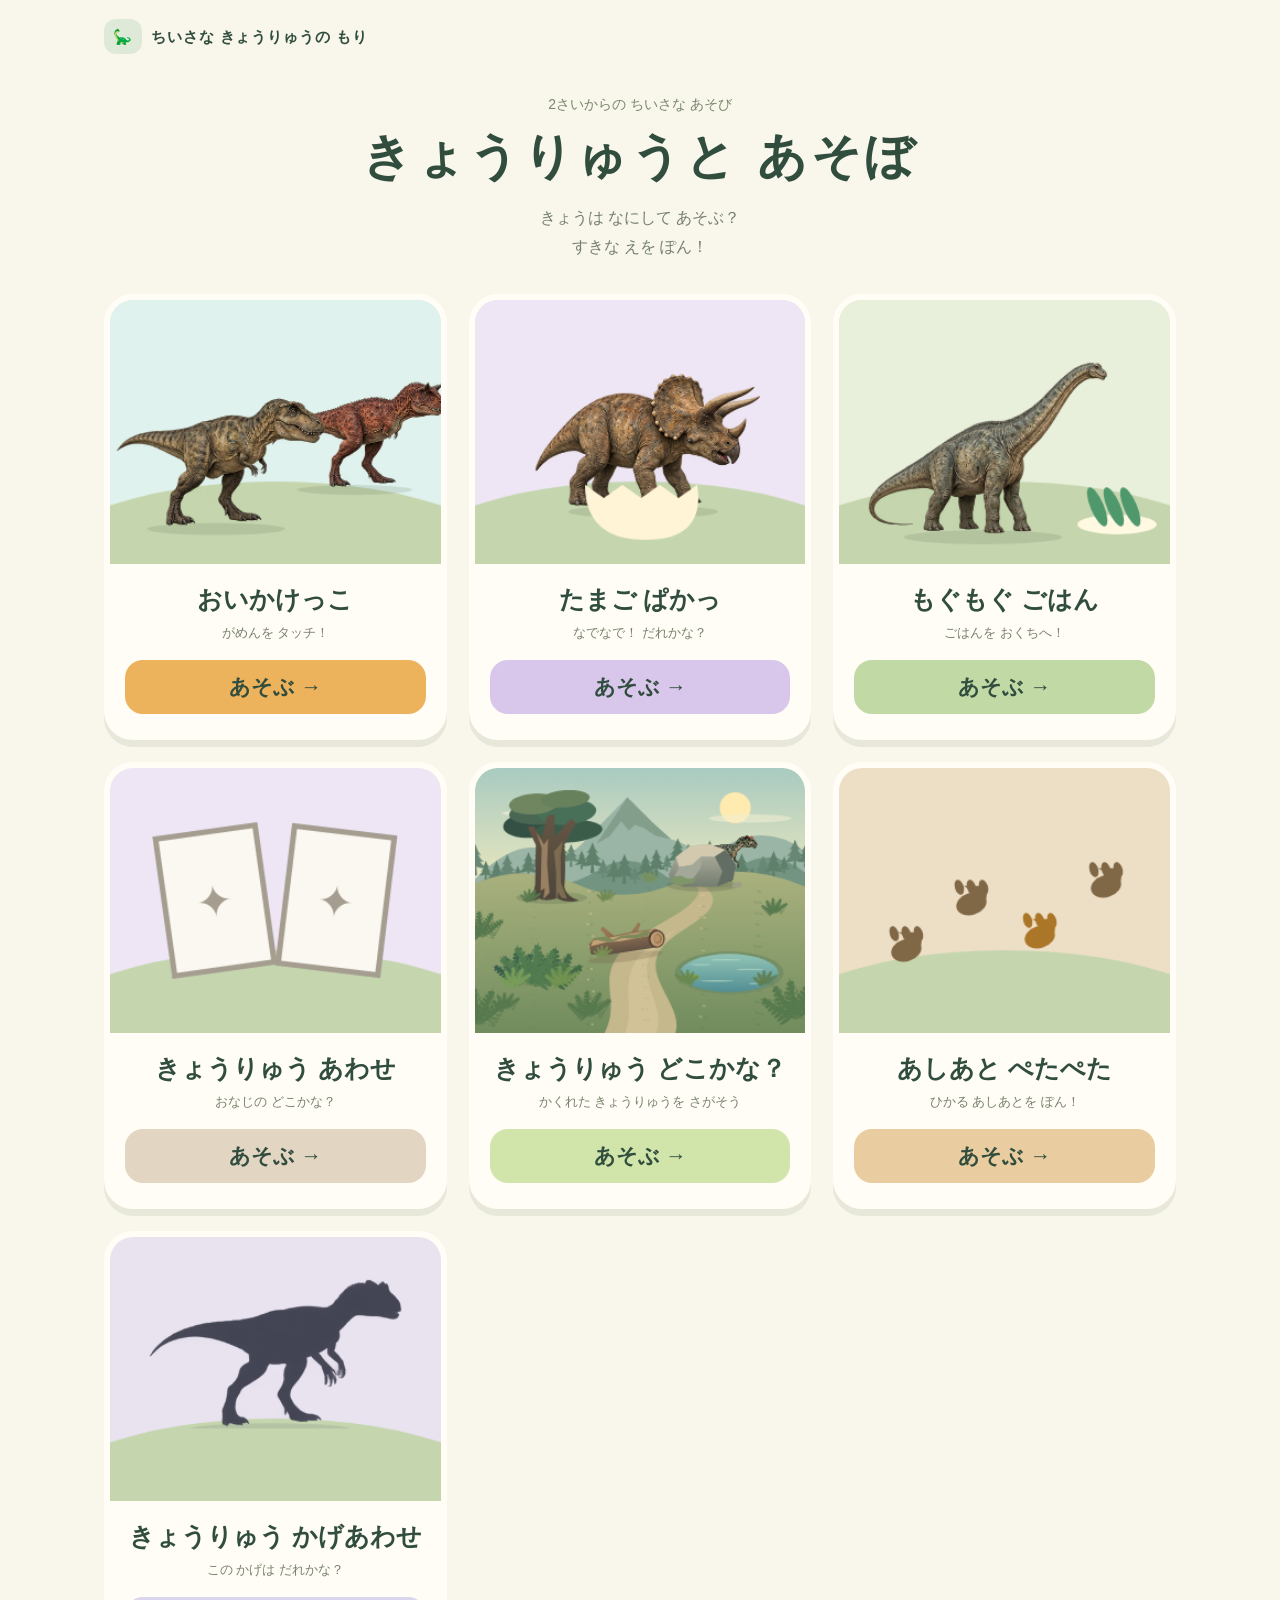
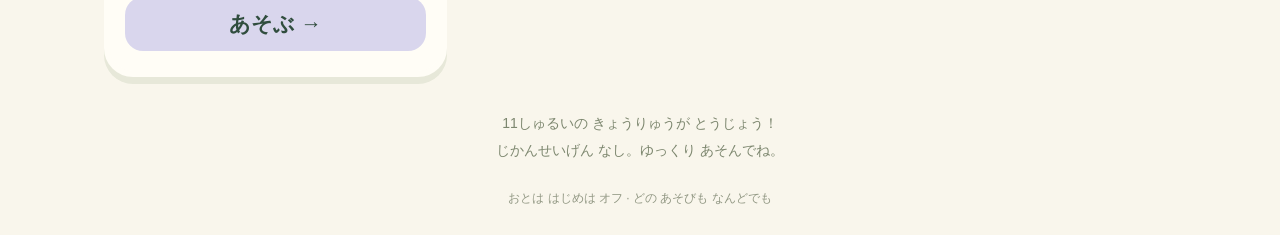
<file: index.html>
<!doctype html>
<html lang="ja">
<head>
<meta charset="utf-8"><meta name="viewport" content="width=device-width,initial-scale=1,viewport-fit=cover"><meta name="theme-color" content="#f9f6ec"><meta name="description" content="2歳から遊べる7つの恐竜ゲーム。おいかけっこ、たまご、ごはん、神経衰弱、絵探し、足あと、影あわせ。"><title>きょうりゅうと あそぼ</title>
<style>
*{box-sizing:border-box}body{margin:0;background:#f9f6ec;color:#304d3e;font-family:ui-rounded,'Hiragino Maru Gothic ProN','Yu Gothic',sans-serif}.app{max-width:1120px;margin:auto;padding:28px 24px}.brand{font-size:15px;font-weight:bold;letter-spacing:.06em}.brand span{background:#deead7;padding:9px;border-radius:12px;margin-right:9px}.eyebrow{text-align:center;font-size:14px;color:#79866a;margin:49px 0 10px}h1{text-align:center;font-size:clamp(30px,5vw,49px);letter-spacing:.08em;margin:0 0 14px}.intro{text-align:center;color:#75806c;line-height:1.8;margin:0 0 32px}.games{display:grid;grid-template-columns:repeat(3,minmax(0,1fr));gap:22px}.card{display:block;border:6px solid #fffdf6;border-radius:29px;background:#fffdf6;color:inherit;text-decoration:none;overflow:hidden;box-shadow:0 7px 0 #e7e8d9;transition:transform .15s;touch-action:manipulation;-webkit-tap-highlight-color:transparent}.card:hover{transform:translateY(-4px)}.card:active{transform:translateY(3px)}.card:focus-visible{outline:4px solid #355fbb;outline-offset:5px}.art{object-fit:contain;width:100%;display:block;aspect-ratio:1.25}.chase .art{background:#dff2ed}.egg .art{background:#eee6f4}.food .art{background:#e8efda}.copy{padding:19px 15px 20px}h2{font-size:clamp(19px,2.3vw,25px);margin:0 0 8px;text-align:center}.copy p{text-align:center;font-size:13px;color:#78816d;margin:0 0 18px}.pill{display:block;margin:auto;border-radius:18px;background:#edb25c;text-align:center;padding:13px;font-size:21px;font-weight:bold}.egg .pill{background:#d8c6eb}.food .pill{background:#c0d9a5}.memory .pill{background:#e2d5c2}.find .pill{background:#d1e4aa}.tracks .pill{background:#e9cc9f}.shadow .pill{background:#d9d6ed}.note{text-align:center;font-size:14px;color:#7d876f;margin:33px 0 0;line-height:1.9}footer{text-align:center;margin-top:27px;font-size:12px;color:#929884}.defs{position:absolute;width:0;height:0;overflow:hidden}@media(max-width:650px){.app{padding:22px 16px}.eyebrow{margin-top:32px}.intro{font-size:14px;margin-bottom:24px}.games{grid-template-columns:1fr;gap:20px;max-width:420px;margin:auto}.card{display:grid;grid-template-columns:40% 60%;align-items:center;border-radius:24px}.art{height:100%;min-height:125px;aspect-ratio:auto}.copy{padding:18px 10px}h2{font-size:21px}.copy p{font-size:12px;margin-bottom:13px}.pill{font-size:19px;padding:11px}.note{font-size:12px}}@media(prefers-reduced-motion:reduce){*{transition:none!important}}
</style></head>
<body>
<main class="app"><header class="brand"><span>🦕</span>ちいさな きょうりゅうの もり</header><p class="eyebrow">2さいからの ちいさな あそび</p><h1>きょうりゅうと あそぼ</h1><p class="intro">きょうは なにして あそぶ？<br>すきな えを ぽん！</p>
<nav class="games" aria-label="7つの恐竜ゲーム">
<a class="card chase" href="chase.html?v=7" aria-label="おいかけっこで あそぶ"><canvas class="art" width="300" height="240" aria-hidden="true"></canvas><div class="copy"><h2>おいかけっこ</h2><p>がめんを タッチ！</p><span class="pill">あそぶ →</span></div></a>
<a class="card egg" href="play.html?game=egg&v=7" aria-label="たまご ぱかっで あそぶ"><canvas class="art" width="300" height="240" aria-hidden="true"></canvas><div class="copy"><h2>たまご ぱかっ</h2><p>なでなで！ だれかな？</p><span class="pill">あそぶ →</span></div></a>
<a class="card food" href="food.html?v=7" aria-label="もぐもぐ ごはんで あそぶ"><canvas class="art" width="300" height="240" aria-hidden="true"></canvas><div class="copy"><h2>もぐもぐ ごはん</h2><p>ごはんを おくちへ！</p><span class="pill">あそぶ →</span></div></a>
<a class="card memory" href="memory.html?v=7" aria-label="きょうりゅう あわせで あそぶ"><canvas class="art" width="300" height="240" aria-hidden="true"></canvas><div class="copy"><h2>きょうりゅう あわせ</h2><p>おなじの どこかな？</p><span class="pill">あそぶ →</span></div></a>
<a class="card find" href="find.html?v=8" aria-label="きょうりゅう どこかな？で あそぶ"><canvas class="art" width="300" height="240" aria-hidden="true"></canvas><div class="copy"><h2>きょうりゅう どこかな？</h2><p>かくれた きょうりゅうを さがそう</p><span class="pill">あそぶ →</span></div></a>
<a class="card tracks" href="explore.html?game=tracks&amp;v=7" aria-label="あしあと ぺたぺたで あそぶ"><canvas class="art" width="300" height="240" aria-hidden="true"></canvas><div class="copy"><h2>あしあと ぺたぺた</h2><p>ひかる あしあとを ぽん！</p><span class="pill">あそぶ →</span></div></a>
<a class="card shadow" href="explore.html?game=shadow&amp;v=7" aria-label="きょうりゅう かげあわせで あそぶ"><canvas class="art" width="300" height="240" aria-hidden="true"></canvas><div class="copy"><h2>きょうりゅう かげあわせ</h2><p>この かげは だれかな？</p><span class="pill">あそぶ →</span></div></a>
</nav><p class="note">11しゅるいの きょうりゅうが とうじょう！<br>じかんせいげん なし。ゆっくり あそんでね。</p><footer>おとは はじめは オフ · どの あそびも なんどでも</footer></main><script src="wildlife-cg-v3.js"></script><script src="jurassic-v8.js"></script><script>
const illustrations=document.querySelectorAll('canvas.art');
function renderMenu(){illustrations.forEach((canvas,i)=>{const ctx=canvas.getContext('2d');ctx.fillStyle=['#dff2ed','#eee6f4','#e8efda','#eee6f4','#e4eed0','#eddfc6','#e9e3ef'][i];ctx.fillRect(0,0,300,240);ctx.fillStyle='#c5d6af';ctx.beginPath();ctx.ellipse(150,255,230,90,0,0,Math.PI*2);ctx.fill();if(i>=3){drawNewTile(ctx,i);return}if(i===0){Dinos.draw(ctx,225,170,.65,Dinos.species[2]);Dinos.draw(ctx,100,205,.78,Dinos.species[0])}else if(i===1){Dinos.draw(ctx,157,189,.85,Dinos.species[8]);ctx.fillStyle='#fff4d6';ctx.beginPath();ctx.moveTo(100,168);for(let j=0;j<7;j++)ctx.lineTo(100+j*17,168+(j%2?12:0));ctx.quadraticCurveTo(210,218,155,218);ctx.quadraticCurveTo(100,218,100,168);ctx.fill()}else{Dinos.draw(ctx,135,212,.9,Dinos.species[10]);ctx.fillStyle='#fff9e2';ctx.beginPath();ctx.ellipse(252,204,36,9,0,0,Math.PI*2);ctx.fill();ctx.fillStyle='#4f986b';for(let j=0;j<3;j++){ctx.beginPath();ctx.ellipse(234+j*15,188,6,19,-.4,0,Math.PI*2);ctx.fill()}}});}
function drawNewTile(ctx, index) {
  if(index===3){
    for(const [x,angle] of [[95,-.14],[205,.12]]){
      ctx.save();ctx.translate(x,120);ctx.rotate(angle);
      ctx.fillStyle='#a59d90';ctx.fillRect(-48,-65,96,130);
      ctx.fillStyle='#faf8f0';ctx.fillRect(-43,-60,86,120);
      ctx.fillStyle='#a59d90';ctx.font='40px sans-serif';ctx.textAlign='center';ctx.fillText('✦',0,15);
      ctx.restore();
    }
    return;
  }
  if(index===4){
    ctx.save();
    const scale=ctx.canvas.width/Jurassic.width;
    ctx.scale(scale,scale);
    Jurassic.paint(ctx,ctx.canvas.height/scale,{spot:Jurassic.spots[1],species:Dinos.species[1]});
    ctx.restore();
    return;
  }
  if(index===5){
    for(const [x,y] of [[61,165],[120,123],[182,153],[242,107]]){
      ctx.fillStyle=x===182?'#ac7629':'#806745';
      ctx.beginPath();ctx.ellipse(x,y,14,10,-.3,0,Math.PI*2);
      for(const dx of [-11,0,11])ctx.ellipse(x+dx,y-15,4,7,-.3,0,Math.PI*2);
      ctx.fill();
    }
    return;
  }
  const shadow=document.createElement('canvas');
  shadow.width=300;shadow.height=240;
  const shade=shadow.getContext('2d');
  Dinos.draw(shade,150,172,.95,Dinos.species[1]);
  shade.clearRect(0,174,300,66);
  shade.globalCompositeOperation='source-in';
  shade.fillStyle='#414252';shade.fillRect(0,0,300,240);
  ctx.drawImage(shadow,0,0);
}
renderMenu();Dinos.ready.then(renderMenu);
</script></body></html>
</file>
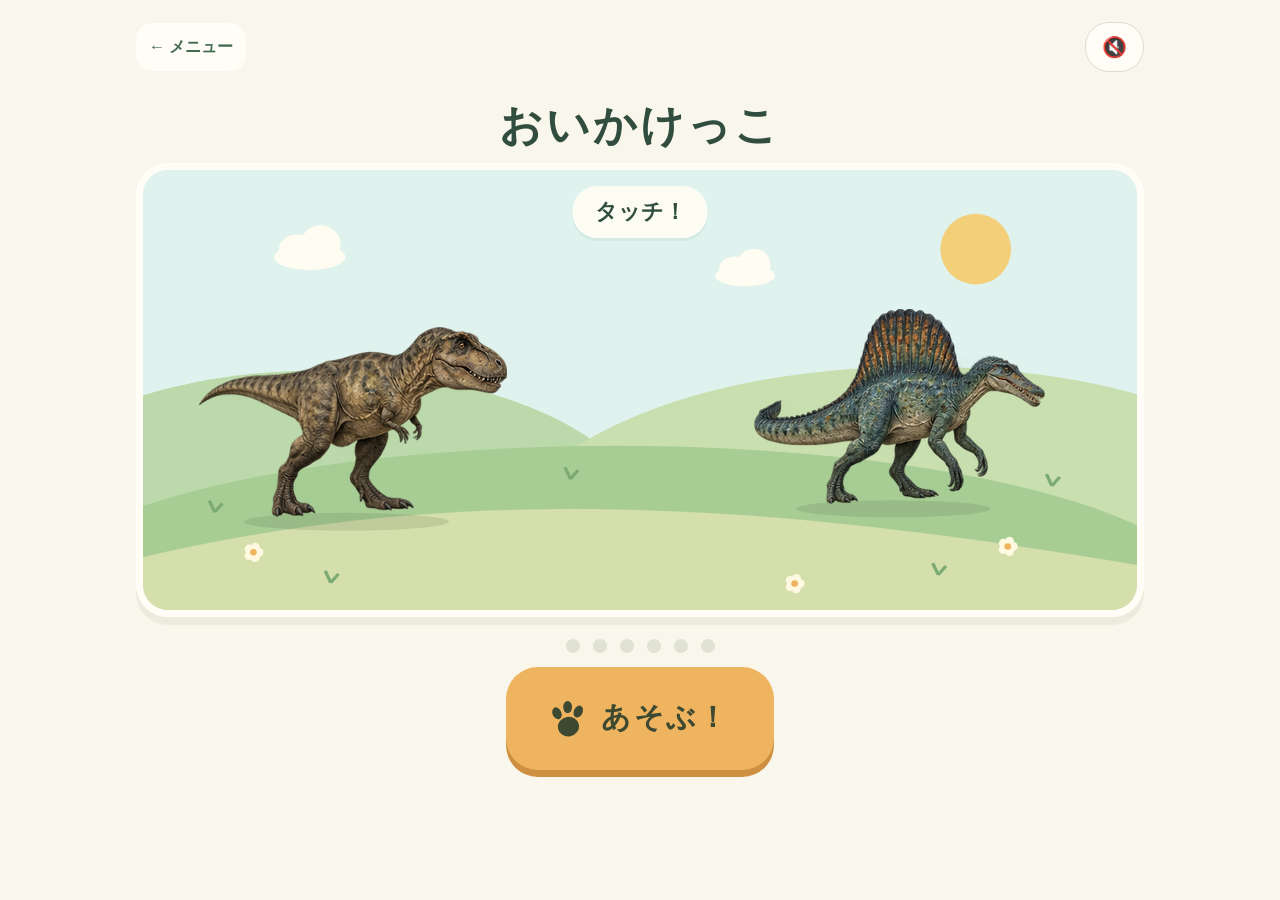
<file: chase.html>
<!doctype html>
<html lang="ja">
<head>
<meta charset="utf-8">
<meta name="viewport" content="width=device-width,initial-scale=1,viewport-fit=cover">
<meta name="theme-color" content="#f9f6ec">
<meta name="description" content="大きなボタンをぽん！2歳から遊べる、やさしい恐竜の追いかけっこ。時間制限もゲームオーバーもありません。">
<title>きょうりゅう おいかけっこ</title>
<style>
*{box-sizing:border-box}[hidden]{display:none!important}body{margin:0;background:#f9f6ec;color:#304d3e;font-family:ui-rounded,'Hiragino Maru Gothic ProN','Yu Gothic',sans-serif}button{font:inherit;cursor:pointer;-webkit-tap-highlight-color:transparent;touch-action:manipulation}button:focus-visible{outline:4px solid #355fbb;outline-offset:5px}.app{max-width:1060px;margin:auto;padding:22px 26px 18px}header{display:flex;align-items:center;justify-content:space-between;gap:10px}.sound{border:1px solid #d9dfcf;background:#fffdf6;border-radius:24px;padding:12px 16px;font-size:14px;color:#425d46;min-height:48px}h1{font-size:clamp(26px,5vw,43px);letter-spacing:.07em;text-align:center;margin:23px 0 8px;line-height:1.4}.world{position:relative;border:7px solid #fffdf6;border-radius:32px;overflow:hidden;background:#dff2ed;box-shadow:0 8px 0 #ececde}canvas{display:block;width:100%;aspect-ratio:1.9;max-height:min(440px,65svh)}.status{position:absolute;left:50%;top:16px;transform:translateX(-50%);border-radius:25px;background:#fffdf3ef;padding:11px 22px;white-space:nowrap;font-weight:800;font-size:clamp(16px,3vw,23px);box-shadow:0 3px 0 #385b3910}.progress{display:flex;justify-content:center;gap:13px;margin:22px 0 14px}.dot{width:14px;height:14px;background:#e0e2d3;border-radius:50%;transition:background .2s,transform .2s}.dot.on{background:#eeab55;transform:scale(1.13)}.controls{text-align:center}.go{min-height:103px;min-width:260px;max-width:100%;padding:13px 44px;border:0;border-radius:32px;background:#efb45f;color:#3e4931;box-shadow:0 7px 0 #cd9041;font-size:29px;font-weight:900;letter-spacing:.08em;transition:transform .1s,box-shadow .1s}.go:active{transform:translateY(5px);box-shadow:0 2px 0 #cd9041}.go svg{width:37px;height:39px;vertical-align:middle;margin-right:14px}.restart{display:block;margin:15px auto 0;background:none;border:0;color:#78836c;text-decoration:underline;padding:10px;font-size:13px}@media(max-width:600px){.app{padding:16px 12px}.sound{font-size:12px;padding:10px}h1{margin-top:23px}canvas{aspect-ratio:1.15}.world{border-width:5px;border-radius:25px}.status{top:14px;padding:10px 15px}.go{width:90%;min-height:106px;padding:13px 18px;font-size:24px;letter-spacing:.02em;white-space:nowrap}}@media(prefers-reduced-motion:reduce){*{transition:none!important}}
@media(max-height:500px) and (orientation:landscape){.app{padding-block:8px}h1{font-size:24px;margin:4px 0}.game-nav a,.sound{min-height:38px;padding-block:4px}.progress{margin:14px 0 8px}.go{min-height:54px;padding-block:4px;font-size:22px}.go svg{width:26px;height:26px}.restart{margin-top:6px}}

.game-nav a{display:inline-flex;align-items:center;min-height:48px;padding:8px 13px;border-radius:16px;background:#fffdf6;color:#426a50;text-decoration:none;font-weight:bold}.sound{font-size:20px!important}.go:disabled{background:#c7d6b9;color:#4d674a;box-shadow:0 7px 0 #a3b395;cursor:default}.status{width:max-content;max-width:95%;white-space:normal;text-align:center;font-size:clamp(15px,2.6vw,22px)}.egg-scene{touch-action:none;cursor:grab}.egg-scene:active{cursor:grabbing}.pet-guide{position:absolute;top:48%;left:50%;pointer-events:none;text-align:center;animation:stroke-hand 2.3s ease-in-out infinite;color:#5c6141;font-weight:bold;text-shadow:0 1px #fff}.pet-guide span{display:block;font-size:47px;filter:drop-shadow(0 2px 2px #6d604b30)}.pet-guide small{background:#fff9e6e8;border-radius:18px;padding:7px 13px;white-space:nowrap;display:block}.pet-guide[hidden]{display:none!important}@keyframes stroke-hand{0%,100%{transform:translate(-85%,-8%) rotate(-13deg)}50%{transform:translate(-5%,8%) rotate(8deg)}}@media(max-width:600px){.pet-guide span{font-size:40px}}@media(prefers-reduced-motion:reduce){.pet-guide{animation:none;transform:translate(-50%,-10%)}}
.world,.world *{-webkit-tap-highlight-color:transparent;-webkit-user-select:none;user-select:none;-webkit-touch-callout:none}.world canvas:focus:not(:focus-visible){outline:none}.world canvas:focus-visible{outline:3px solid #71905b;outline-offset:-5px}</style>
<link rel="stylesheet" href="clear-v5.css"></head>
<body>
<main class="app">
<header class="game-nav"><a href="./?v=7">← メニュー</a><button class="sound" id="sound" aria-label="おと" aria-pressed="false">🔇</button></header><h1>おいかけっこ</h1>
<section class="world" aria-label="緑の恐竜が黄色い恐竜を追いかける草原"><canvas id="scene" aria-label="にこにこした恐竜のおともだち"></canvas><div class="status" id="status" role="status" aria-live="polite">タッチ！</div></section>

<div class="progress" aria-label="お友だちに近づくほど足あとが増えます" id="progress"></div>
<div class="controls"><button class="go" id="go"><svg viewBox="0 0 40 44" aria-hidden="true"><g fill="currentColor"><ellipse cx="20" cy="30" rx="12" ry="11" transform="rotate(-10 20 30)"/><ellipse cx="7" cy="15" rx="5" ry="7" transform="rotate(-25 7 15)"/><ellipse cx="19" cy="8" rx="5" ry="7"/><ellipse cx="31" cy="13" rx="5" ry="7" transform="rotate(25 31 13)"/></g></svg><span id="label">あそぶ！</span></button><button class="restart" id="restart" hidden>はじめから</button></div>

</main>
<script src="clear-v5.js?v=7"></script><script src="scene-layout-v5.js"></script><script src="wildlife-cg-v3.js"></script>
<script>
'use strict';
const canvas=document.querySelector('#scene'),ctx=canvas.getContext('2d'),go=document.querySelector('#go'),label=document.querySelector('#label'),statusText=document.querySelector('#status'),restart=document.querySelector('#restart'),sound=document.querySelector('#sound');
let animal=Dinos.pick(),partner=Dinos.pick(animal);
function chooseAnimals(){animal=Dinos.pick(animal);partner=Dinos.pick(animal)}
// One tap per second closes the gap; two taps per second catches in about 5 seconds.
const START_GAP=365,MAX_GAP=440,TAP_DISTANCE=48,ESCAPE_SPEED=24;
let state='ready',gap=START_GAP,runDistance=0,position=0,target=0,last=0,bounce=0,soundOn=false,audio;
const reduced=matchMedia('(prefers-reduced-motion: reduce)').matches;
const dots=Array.from({length:6},()=>{let d=document.createElement('span');d.className='dot';document.querySelector('#progress').append(d);return d});
function tone(win=false){if(!soundOn)return;try{audio=audio||new(window.AudioContext||window.webkitAudioContext)();audio.resume();(win?[523,659,784]:[392,523]).forEach((f,i)=>{let o=audio.createOscillator(),g=audio.createGain(),t=audio.currentTime+i*.12;o.type='sine';o.frequency.value=f;g.gain.setValueAtTime(0,t);g.gain.linearRampToValueAtTime(.075,t+.02);g.gain.exponentialRampToValueAtTime(.001,t+.24);o.connect(g);g.connect(audio.destination);o.start(t);o.stop(t+.25)})}catch{}}
sound.onclick=()=>{soundOn=!soundOn;sound.textContent=soundOn?'🔊':'🔇';sound.setAttribute('aria-pressed',String(soundOn));if(soundOn)tone()};
function updateProgress(){const progress=Math.max(0,Math.min(1,1-gap/START_GAP));dots.forEach((d,i)=>d.classList.toggle('on',state==='won'||i<Math.floor(progress*6)));document.querySelector('#progress').setAttribute('aria-label',state==='won'?'お友だちに追いつきました':`お友だちへの近づき度 ${Math.round(progress*100)}パーセント`)}
function reset(){ClearEffect.hide();chooseAnimals();go.disabled=false;canvas.setAttribute('aria-label',animal.name+'が'+partner.name+'を追いかけます。画面をタッチすると進みます');state='ready';gap=START_GAP;runDistance=0;target=0;position=0;bounce=0;last=performance.now();label.textContent='あそぶ！';statusText.textContent='タッチ！';restart.hidden=true;updateProgress();draw(0)}
function start(){reset();state='playing';label.textContent='ぽん！';statusText.textContent='ぽんぽん！';restart.hidden=false;tone()}
restart.onclick=reset;
function chaseTap(){if(state==='won')return;if(state==='ready'){start();return}gap=Math.max(0,gap-TAP_DISTANCE);target=1-gap/START_GAP;bounce=1;tone(gap===0);if(gap===0){state='won';ClearEffect.show(()=>start());go.disabled=true;label.textContent='タッチ！';statusText.textContent='つかまえた！';}else{statusText.textContent=gap<150?'あとすこし！':'ぽんぽん！'}updateProgress()};
go.onclick=chaseTap;
const chaseWorld=document.querySelector('.world');chaseWorld.style.touchAction='manipulation';chaseWorld.style.cursor='pointer';canvas.tabIndex=0;canvas.setAttribute('aria-label','恐竜の画面をタッチして追いかけよう。Enterまたはスペースでも進めます。');
chaseWorld.addEventListener('pointerdown',e=>{if(e.button!==0||state==='won')return;e.preventDefault();chaseTap()});
canvas.addEventListener('keydown',e=>{if(e.key===' '||e.key==='Enter'){e.preventDefault();chaseTap()}});
function ellipse(x,y,rx,ry,c){ctx.fillStyle=c;ctx.beginPath();ctx.ellipse(x,y,rx,ry,0,0,Math.PI*2);ctx.fill()}
function path(points,c){ctx.fillStyle=c;ctx.beginPath();points.forEach((p,i)=>i?ctx.lineTo(...p):ctx.moveTo(...p));ctx.closePath();ctx.fill()}
function cloud(x,y,s){SceneLayout.at(ctx,x,y,s,()=>{ellipse(0,0,36,13,'#fffdf2');ellipse(-12,-8,19,15,'#fffdf2');ellipse(11,-13,20,19,'#fffdf2')})}
function dino(x,y,s,color,belly,walk,friend=false){Dinos.draw(ctx,x,y,s,friend?partner:animal,walk)}
function draw(t){const w=canvas.clientWidth,h=canvas.clientHeight,dpr=Math.min(devicePixelRatio||1,2);if(canvas.width!==Math.round(w*dpr)||canvas.height!==Math.round(h*dpr)){canvas.width=Math.round(w*dpr);canvas.height=Math.round(h*dpr)}ctx.setTransform(dpr,0,0,dpr,0,0);ctx.clearRect(0,0,w,h);const sx=w/900,sy=h/450;ctx.save();ctx.scale(sx,sy);ctx.fillStyle='#dff2ed';ctx.fillRect(0,0,900,450);SceneLayout.at(ctx,754,81,1,()=>ellipse(0,0,32,32,'#f4cf79'));cloud(151,89,.9);cloud(545,108,.75);ellipse(160,370,300,165,'#bbd9ab');ellipse(702,383,370,182,'#c9dfaf');ellipse(428,440,540,158,'#a7cd95');ctx.fillStyle='#d5dfac';ctx.beginPath();ctx.moveTo(0,396);ctx.bezierCurveTo(280,322,550,337,900,404);ctx.lineTo(900,450);ctx.lineTo(0,450);ctx.fill();
for(const [x,y] of [[65,350],[823,323],[170,422],[720,414],[387,316]]){ctx.strokeStyle='#7caa74';ctx.lineWidth=3;ctx.beginPath();ctx.moveTo(x,y);ctx.lineTo(x-5,y-12);ctx.moveTo(x,y);ctx.lineTo(x+7,y-9);ctx.stroke()}for(const [x,y] of [[100,391],[783,385],[590,423]]){SceneLayout.at(ctx,x,y,1,()=>{for(let i=0;i<5;i++)ellipse(Math.cos(i*1.26)*5,Math.sin(i*1.26)*5,4,4,'#fff9e2');ellipse(0,0,3,3,'#efb45f')})}
const bob=reduced?0:Math.sin(t/330)*2;
const runnerX=685+Math.min(runDistance*.3,65);
if([animal,partner].some(a=>a.type==='marine'||a.type==='croc')){ellipse(460,364,490,48,'#7db8c77a');ctx.strokeStyle='#d8edf2';ctx.lineWidth=2;for(let i=0;i<6;i++){ctx.beginPath();ctx.ellipse(110+i*145,366,48,5,0,0,Math.PI);ctx.stroke()}}
if(state==='playing'&&!reduced){ctx.strokeStyle='#b3bf90';ctx.lineWidth=5;ctx.lineCap='round';for(let i=0;i<8;i++){const x=((i*140-runDistance)%1120+1120)%1120-110;ctx.beginPath();ctx.moveTo(x,390);ctx.lineTo(x+22,390);ctx.stroke()}}
dino(runnerX,340,1.1,'#e9b960','#f7d995',state==='playing'&&!reduced?Math.abs(Math.sin(t/100))*9:bob,true);
dino(runnerX-130-(1-position)*START_GAP,353,1.16,'#69ac89','#a5d2a1',reduced?0:Math.sin(t/70)*bounce*10+bob);
if(state==='won'){ctx.fillStyle='#e58e85';ctx.font='38px sans-serif';SceneLayout.at(ctx,610,211,1,()=>ctx.fillText('♥',0,0));for(let i=0;i<12;i++){let x=100+i*63,y=130+Math.sin(i*2)*55;SceneLayout.at(ctx,x,y,1,()=>{ctx.rotate(i);ctx.fillStyle=['#ecb159','#e89797','#78b59a'][i%3];ctx.fillRect(-4,-4,8,12)})}}ctx.restore()}
function frame(t){let dt=Math.min((t-last)||16,100);last=t;if(state==='playing'&&!document.hidden){const distance=ESCAPE_SPEED*dt/1000;runDistance+=distance;gap=Math.min(MAX_GAP,gap+distance);target=1-gap/START_GAP;updateProgress()}position+=(target-position)*(reduced?1:Math.min(1,dt/110));bounce=Math.max(0,bounce-dt/500);draw(t);requestAnimationFrame(frame)}
document.addEventListener('visibilitychange',()=>{last=performance.now();if(document.hidden&&audio)audio.suspend();else if(audio&&soundOn)audio.resume()});reset();requestAnimationFrame(frame);
</script>
</body>
</html>
</file>
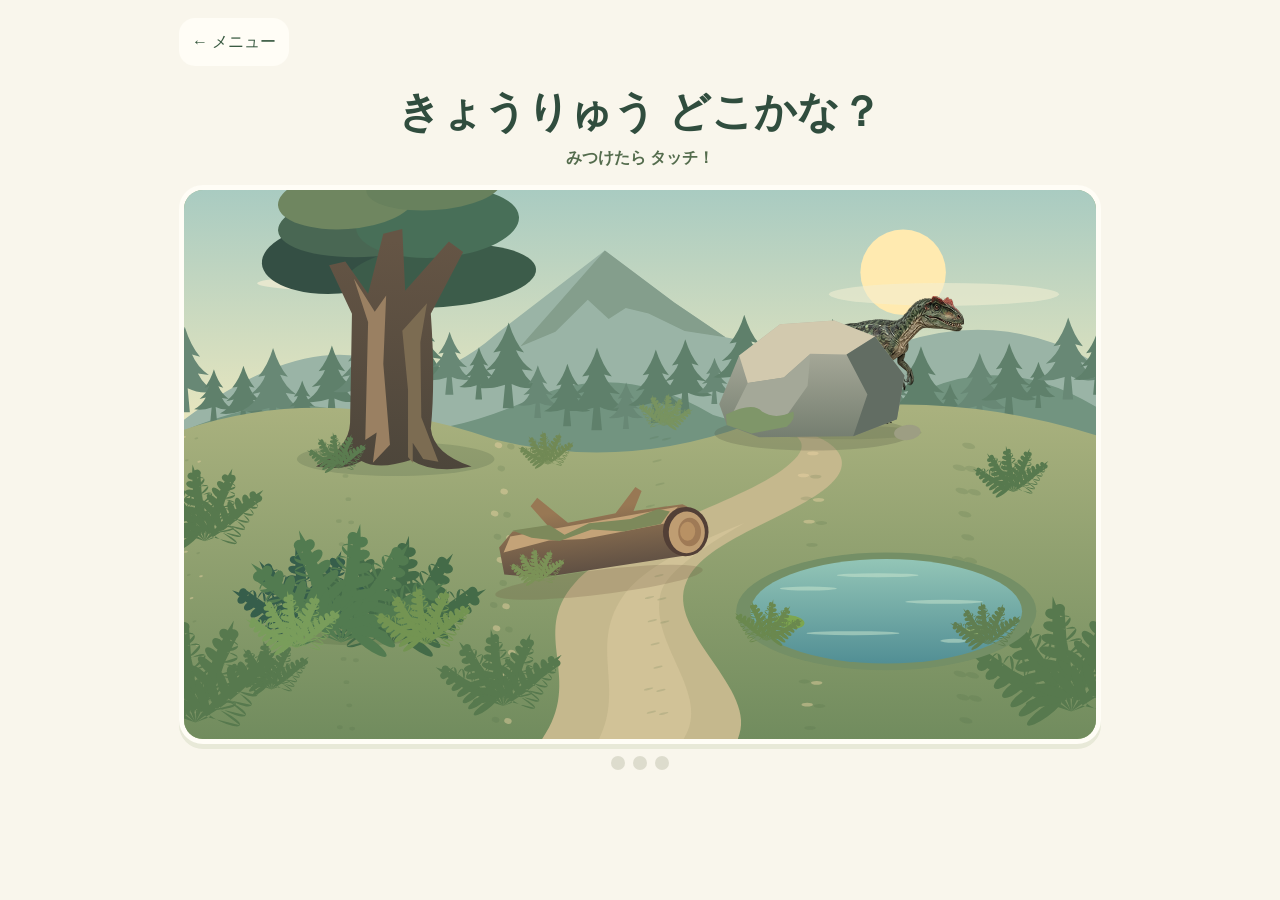
<file: explore.html>
<!doctype html>
<html lang="ja">
<head>
  <meta charset="utf-8">
  <meta name="viewport" content="width=device-width,initial-scale=1">
  <meta name="theme-color" content="#f9f6ec">
  <title>きょうりゅうと あそぼ</title>
  <link rel="stylesheet" href="clear-v5.css">
  <link rel="stylesheet" href="explore-v6.css?v=7">
  <script defer src="wildlife-cg-v3.js"></script>
  <script defer src="clear-v5.js?v=7"></script>
  <script defer src="explore-v6.js?v=8"></script>
</head>
<body>
  <main class="app">
    <header><a href="./?v=7">← メニュー</a></header>
    <h1 id="title">きょうりゅうと あそぼ</h1>
    <p id="hint" class="hint"></p>
    <section id="stage" aria-label="あそぶ ところ">
      <div id="clue" hidden></div>
      <div id="choices"></div>
    </section>
    <p id="feedback" class="feedback" role="status"></p>
    <div id="progress" class="progress" aria-label="すすみぐあい"></div>
  </main>
</body>
</html>
</file>
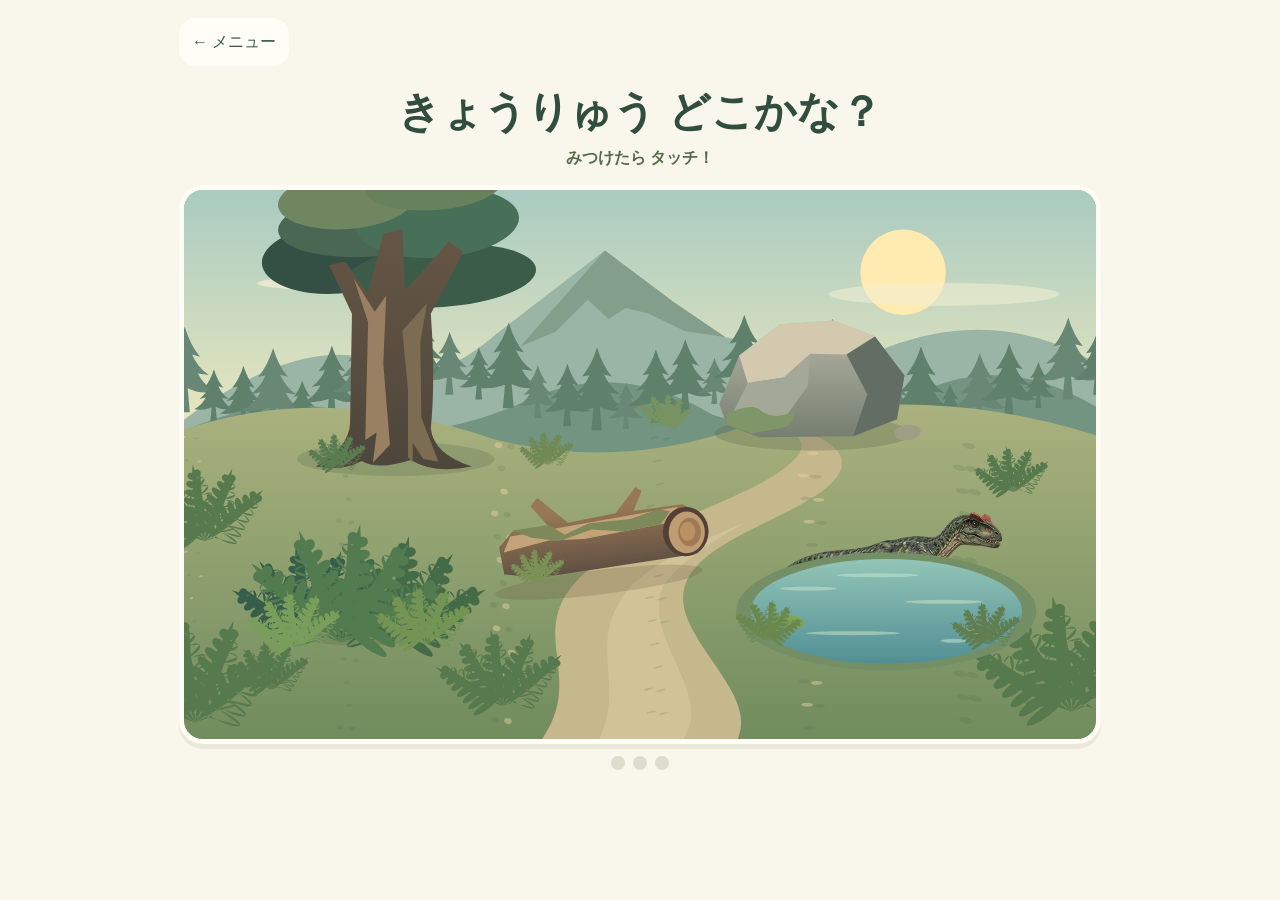
<file: find.html>
<!doctype html>
<html lang="ja">
<head>
  <meta charset="utf-8">
  <meta name="viewport" content="width=device-width, initial-scale=1">
  <meta name="theme-color" content="#f9f6ec">
  <title>きょうりゅう どこかな？</title>
  <link rel="stylesheet" href="clear-v5.css">
  <link rel="stylesheet" href="explore-v6.css?v=7">
  <link rel="stylesheet" href="find-v8.css">
  <script defer src="wildlife-cg-v3.js"></script>
  <script defer src="clear-v5.js?v=7"></script>
  <script defer src="jurassic-v8.js"></script>
  <script defer src="find-v8.js"></script>
</head>
<body class="find-page">
  <main class="app">
    <header><a href="./?v=8">← メニュー</a></header>
    <h1>きょうりゅう どこかな？</h1>
    <p class="hint">みつけたら タッチ！</p>
    <section id="field" aria-label="ジュラ紀の かくれんぼ">
      <canvas id="jurassic" aria-hidden="true"></canvas>
      <div id="spots"></div>
      <div id="peek" hidden aria-hidden="true"></div>
      <span id="ripple" hidden aria-hidden="true"></span>
    </section>
    <p id="feedback" class="feedback" role="status"></p>
    <div id="progress" class="progress" aria-label="すすみぐあい"></div>
  </main>
</body>
</html>
</file>
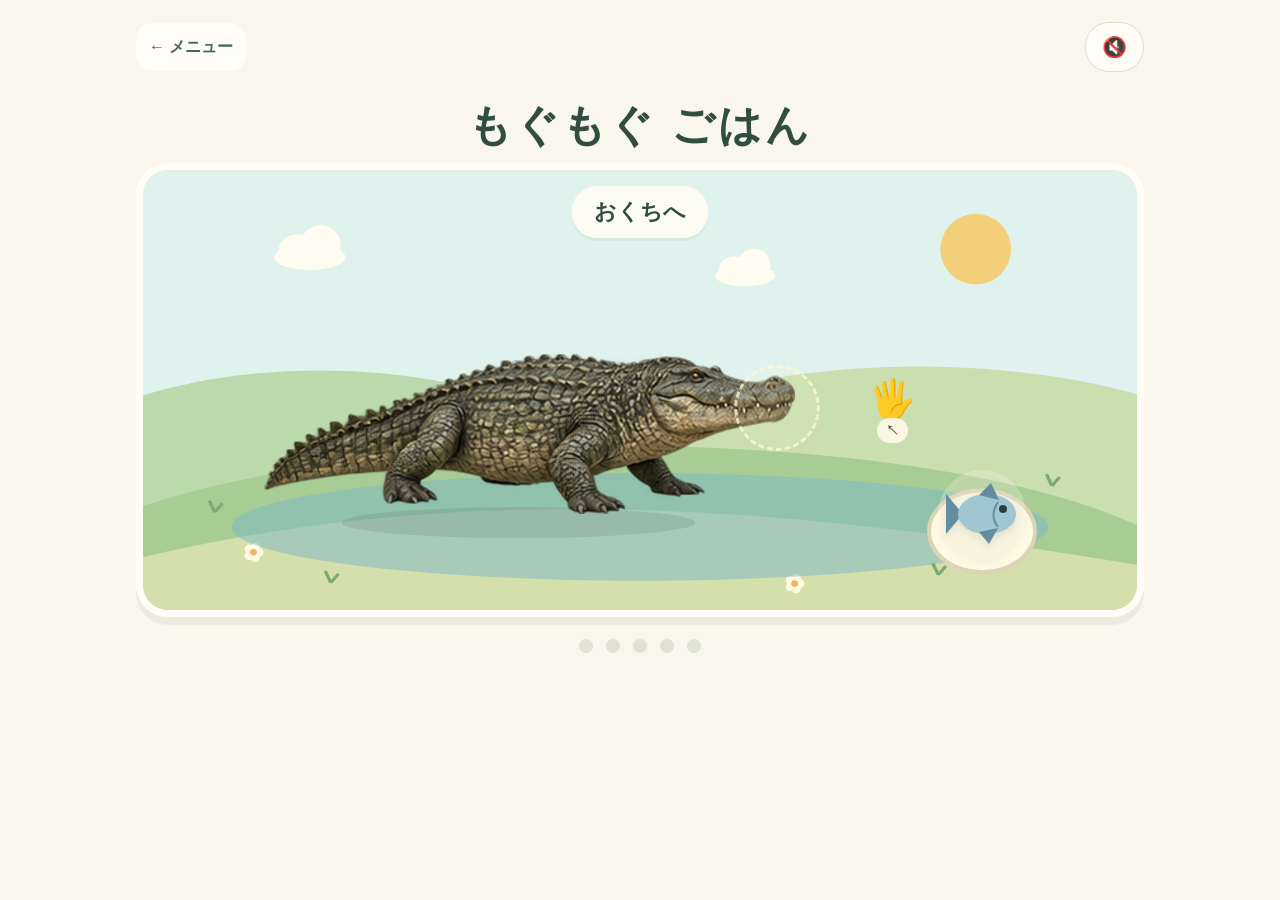
<file: food.html>
<!doctype html>
<html lang="ja">
<head>
<meta charset="utf-8">
<meta name="viewport" content="width=device-width,initial-scale=1,viewport-fit=cover">
<meta name="theme-color" content="#f9f6ec">
<meta name="description" content="恐竜の卵をなでて孵したり、恐竜にごはんをあげたり。2歳からのやさしい恐竜ゲーム。">
<title>きょうりゅうと あそぼ</title>
<style>
*{box-sizing:border-box}[hidden]{display:none!important}body{margin:0;background:#f9f6ec;color:#304d3e;font-family:ui-rounded,'Hiragino Maru Gothic ProN','Yu Gothic',sans-serif}button{font:inherit;cursor:pointer;-webkit-tap-highlight-color:transparent;touch-action:manipulation}button:focus-visible{outline:4px solid #355fbb;outline-offset:5px}.app{max-width:1060px;margin:auto;padding:22px 26px 18px}header{display:flex;align-items:center;justify-content:space-between;gap:10px}.sound{border:1px solid #d9dfcf;background:#fffdf6;border-radius:24px;padding:12px 16px;font-size:14px;color:#425d46;min-height:48px}h1{font-size:clamp(26px,5vw,43px);letter-spacing:.07em;text-align:center;margin:23px 0 8px;line-height:1.4}.world{position:relative;border:7px solid #fffdf6;border-radius:32px;overflow:hidden;background:#dff2ed;box-shadow:0 8px 0 #ececde}canvas{display:block;width:100%;aspect-ratio:1.9;max-height:min(440px,65svh)}.status{position:absolute;left:50%;top:16px;transform:translateX(-50%);border-radius:25px;background:#fffdf3ef;padding:11px 22px;white-space:nowrap;font-weight:800;font-size:clamp(16px,3vw,23px);box-shadow:0 3px 0 #385b3910}.progress{display:flex;justify-content:center;gap:13px;margin:22px 0 14px}.dot{width:14px;height:14px;background:#e0e2d3;border-radius:50%;transition:background .2s,transform .2s}.dot.on{background:#eeab55;transform:scale(1.13)}.controls{text-align:center}.go{min-height:103px;min-width:260px;max-width:100%;padding:13px 44px;border:0;border-radius:32px;background:#efb45f;color:#3e4931;box-shadow:0 7px 0 #cd9041;font-size:29px;font-weight:900;letter-spacing:.08em;transition:transform .1s,box-shadow .1s}.go:active{transform:translateY(5px);box-shadow:0 2px 0 #cd9041}.go svg{width:37px;height:39px;vertical-align:middle;margin-right:14px}.restart{display:block;margin:15px auto 0;background:none;border:0;color:#78836c;text-decoration:underline;padding:10px;font-size:13px}@media(max-width:600px){.app{padding:16px 12px}.sound{font-size:12px;padding:10px}h1{margin-top:23px}canvas{aspect-ratio:1.15}.world{border-width:5px;border-radius:25px}.status{top:14px;padding:10px 15px}.go{width:90%;min-height:106px;padding:13px 18px;font-size:24px;letter-spacing:.02em;white-space:nowrap}}@media(prefers-reduced-motion:reduce){*{transition:none!important}}
@media(max-height:500px) and (orientation:landscape){.app{padding-block:8px}h1{font-size:24px;margin:4px 0}.game-nav a,.sound{min-height:38px;padding-block:4px}.progress{margin:14px 0 8px}.go{min-height:54px;padding-block:4px;font-size:22px}.go svg{width:26px;height:26px}.restart{margin-top:6px}}

.game-nav a{display:inline-flex;align-items:center;min-height:48px;padding:8px 13px;border-radius:16px;background:#fffdf6;color:#426a50;text-decoration:none;font-weight:bold}.sound{font-size:20px!important}.go:disabled{background:#c7d6b9;color:#4d674a;box-shadow:0 7px 0 #a3b395;cursor:default}.status{width:max-content;max-width:95%;white-space:normal;text-align:center;font-size:clamp(15px,2.6vw,22px)}.egg-scene{touch-action:none;cursor:grab}.egg-scene:active{cursor:grabbing}.pet-guide{position:absolute;top:48%;left:50%;pointer-events:none;text-align:center;animation:stroke-hand 2.3s ease-in-out infinite;color:#5c6141;font-weight:bold;text-shadow:0 1px #fff}.pet-guide span{display:block;font-size:47px;filter:drop-shadow(0 2px 2px #6d604b30)}.pet-guide small{background:#fff9e6e8;border-radius:18px;padding:7px 13px;white-space:nowrap;display:block}.pet-guide[hidden]{display:none!important}@keyframes stroke-hand{0%,100%{transform:translate(-85%,-8%) rotate(-13deg)}50%{transform:translate(-5%,8%) rotate(8deg)}}@media(max-width:600px){.pet-guide span{font-size:40px}}@media(prefers-reduced-motion:reduce){.pet-guide{animation:none;transform:translate(-50%,-10%)}}

.food-tray{position:absolute;left:84.4%;top:78.2%;transform:translate(-50%,-30%);width:110px;height:86px;background:#fff9e6;border:4px solid #ddd4b5;border-radius:50%;color:#7a765b;font-size:13px;text-align:center;padding-top:62px;pointer-events:none}.food-item{position:absolute;left:84.4%;top:78.2%;transform:translate(-50%,-50%);width:88px;height:88px;border:0;border-radius:50%;background:#fff9e944;touch-action:none;cursor:grab;z-index:4;filter:drop-shadow(0 5px 3px #46502d30);padding:4px;user-select:none;-webkit-user-select:none}.food-item svg{width:100%;height:100%;pointer-events:none}.food-item.dragging{cursor:grabbing;scale:1.12;background:#fff9e9aa}.food-item:focus-visible{outline:4px solid #355fbb}.mouth-target{position:absolute;width:86px;height:86px;transform:translate(-50%,-50%);border:3px dashed #fff9d5bb;border-radius:50%;background:#fff9d51a;pointer-events:none;transition:background .15s;z-index:2}.mouth-target span{position:absolute;left:50%;bottom:100%;transform:translateX(-50%);font-size:13px;white-space:nowrap;color:#49613b;background:#fff9e6e0;border-radius:12px;padding:4px 9px}.mouth-target.near,.mouth-target.chewing{background:#f2ca6f80;border-color:#fff9d5}.mouth-target.chewing{animation:mouth-munch .18s ease-in-out 3 alternate}.drag-guide{position:absolute;left:73%;top:47%;pointer-events:none;z-index:5;text-align:center;animation:bring-food 2.5s ease-in-out infinite}.drag-guide span{font-size:38px;display:block}.drag-guide small{background:#fff9e6ef;border-radius:14px;padding:5px 9px;white-space:nowrap;font-weight:bold;color:#566346}@keyframes bring-food{0%,15%,100%{transform:translate(0,35px);opacity:1}65%,85%{transform:translate(-65px,-20px);opacity:.55}}@keyframes mouth-munch{to{scale:1.12}}@media(prefers-reduced-motion:reduce){.drag-guide,.mouth-target.chewing{animation:none}}@media(max-width:600px){.food-item{width:74px;height:74px}.food-tray{width:85px;height:70px;padding-top:48px}.mouth-target{width:74px;height:74px}.drag-guide{left:67%;top:49%}.drag-guide span{font-size:33px}}
.world,.world *{-webkit-tap-highlight-color:transparent;-webkit-user-select:none;user-select:none;-webkit-touch-callout:none}.world canvas:focus:not(:focus-visible){outline:none}.world canvas:focus-visible{outline:3px solid #71905b;outline-offset:-5px}</style>
<link rel="stylesheet" href="clear-v5.css"></head>
<body>
<main class="app">
<header class="game-nav"><a href="./?v=7">← メニュー</a><button class="sound" id="sound" aria-label="おと" aria-pressed="false">🔇</button></header><h1>きょうりゅうと あそぼ</h1>
<section class="world" aria-label="緑の恐竜が黄色い恐竜を追いかける草原"><canvas id="scene" aria-label="にこにこした恐竜のおともだち"></canvas><div class="status" id="status" role="status" aria-live="polite"></div></section>

<div class="progress" aria-label="6歩でお友だちに追いつきます" id="progress"></div>
<div class="controls"><button class="go" id="go"><svg viewBox="0 0 40 44" aria-hidden="true"><g fill="currentColor"><ellipse cx="20" cy="30" rx="12" ry="11" transform="rotate(-10 20 30)"/><ellipse cx="7" cy="15" rx="5" ry="7" transform="rotate(-25 7 15)"/><ellipse cx="19" cy="8" rx="5" ry="7"/><ellipse cx="31" cy="13" rx="5" ry="7" transform="rotate(25 31 13)"/></g></svg><span id="label">あそぶ！</span></button><button class="restart" id="restart" hidden>はじめから</button></div>

</main>
<script src="clear-v5.js?v=7"></script><script src="scene-layout-v5.js"></script><script src="wildlife-cg-v3.js"></script>
<script src="play-cg-v3.js?v=7"></script>
</body>
</html>
</file>
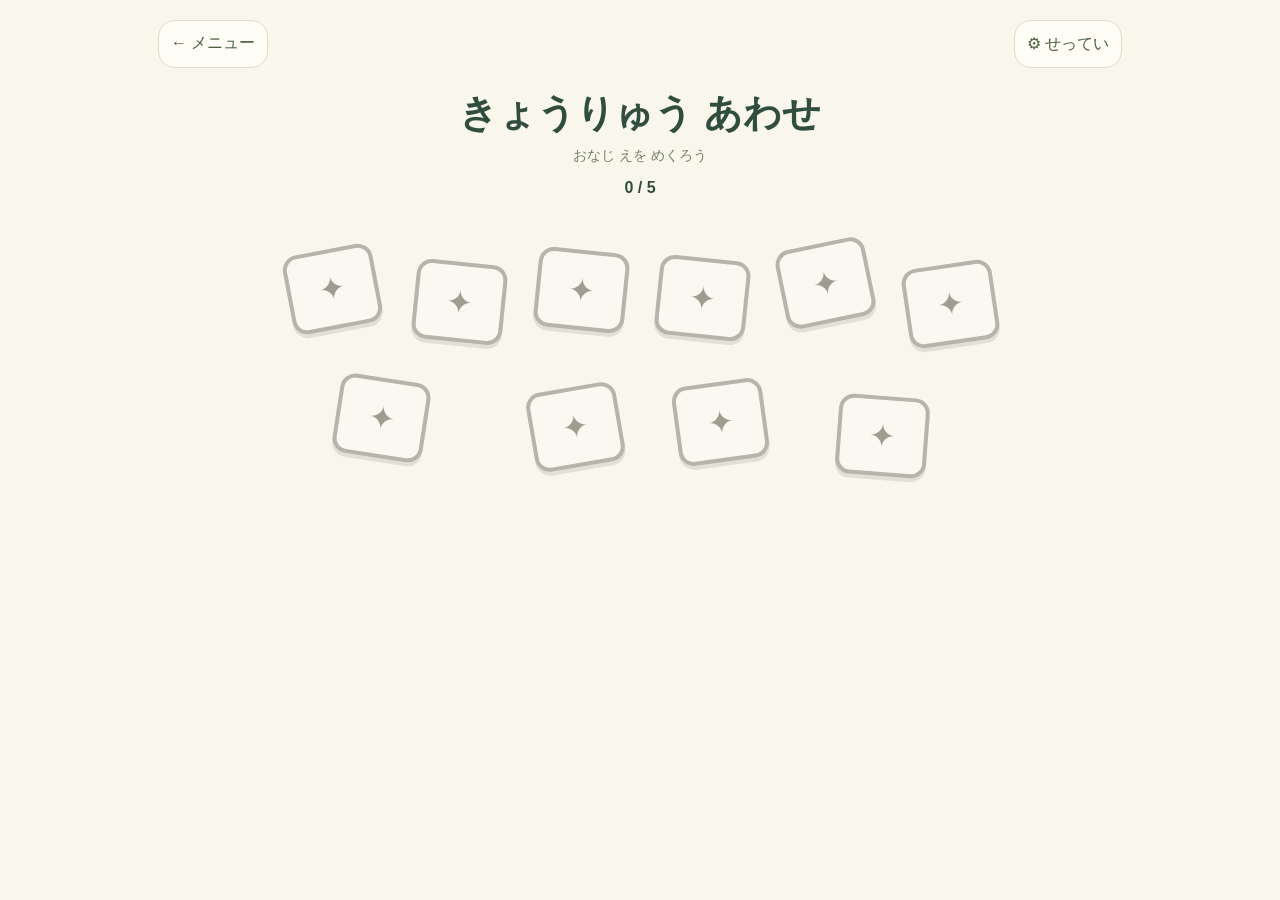
<file: memory.html>
<!doctype html><html lang="ja"><head><meta charset="utf-8"><meta name="viewport" content="width=device-width,initial-scale=1"><meta name="theme-color" content="#f9f6ec"><title>きょうりゅう あわせ | しんけいすいじゃく</title><link rel="stylesheet" href="clear-v5.css"><style>
*{box-sizing:border-box}body{margin:0;background:#f9f6ec;color:#304d3e;font-family:ui-rounded,'Hiragino Maru Gothic ProN','Yu Gothic',sans-serif}button,a,select{-webkit-tap-highlight-color:transparent;touch-action:manipulation;font:inherit}button:focus-visible,a:focus-visible,select:focus-visible{outline:4px solid #71905b;outline-offset:3px}[hidden]{display:none!important}.app{max-width:1000px;margin:auto;padding:20px 18px}header{display:flex;justify-content:space-between;align-items:center;gap:8px}header a,header button{border:1px solid #d7dfc8;background:#fffdf6;color:#45613d;padding:12px;border-radius:17px;text-decoration:none;min-height:48px}h1{text-align:center;font-size:clamp(25px,5vw,38px);margin:20px 0 8px}.intro{text-align:center;color:#76806a;font-size:14px;margin:0 0 14px}.status{text-align:center;font-weight:bold;min-height:30px;margin:12px 0}.board{position:relative;max-width:760px;margin:auto;overflow:clip}.memory-card{position:absolute;border:4px solid #b7b4a9;border-radius:15px;background:#faf8f0;transform:rotate(var(--angle));padding:3px;box-shadow:0 4px 0 #304d3e20;cursor:pointer;overflow:hidden;user-select:none;transition:transform .15s}.memory-card:active{transform:rotate(var(--angle)) scale(.96)}.memory-card .back{position:absolute;inset:0;display:grid;place-items:center;font-size:clamp(19px,3.5vw,32px);line-height:1;color:#a09c90}.memory-card.revealed{border-color:var(--edge);background:var(--tint)}.memory-card canvas{width:100%;height:100%;object-fit:contain;display:block;visibility:hidden}.memory-card.revealed .back,.memory-card.matched .back{display:none}.memory-card.revealed canvas,.memory-card.matched canvas{visibility:visible}.memory-card.matched{box-shadow:0 0 0 3px #91b873;cursor:default}.memory-card.matched:after{content:'✓';position:absolute;right:4px;top:0;color:#466e3f;font-weight:bold;background:#fff9e6;border-radius:50%;width:20px;height:20px;text-align:center}.settings{max-width:430px;margin:18px auto;padding:20px;background:#fffdf6;border:2px solid #d8dfca;border-radius:22px}.settings label{display:flex;align-items:center;justify-content:space-between;gap:12px;font-weight:bold}.settings select{padding:12px;border:2px solid #91a17f;border-radius:12px;background:white;max-width:70%}.settings button{width:100%;margin-top:12px;border:0;border-radius:16px;padding:15px;background:#e9b45e;color:#3e4931;font-weight:bold;cursor:pointer}@media(max-height:500px) and (orientation:landscape){.app{padding:10px 18px}h1{font-size:23px;margin:5px 0}.intro{margin:2px}.status{margin:5px 0;min-height:22px}.board{max-width:800px}.memory-card{border-radius:13px}}@media(prefers-reduced-motion:reduce){*{transition:none!important}}
</style></head><body><main class="app"><header><a href="./?v=7">← メニュー</a><button id="settings-toggle" aria-expanded="false" aria-controls="settings">⚙ せってい</button></header><h1>きょうりゅう あわせ</h1><p class="intro">おなじ えを めくろう</p><section class="settings" id="settings" hidden><label for="pairs">カードの かず<select id="pairs"><option value="2">2ペア（4まい）</option><option value="3">3ペア（6まい）</option><option value="4">4ペア（8まい）</option><option value="5" selected>5ペア（10まい）</option><option value="6">6ペア（12まい）</option><option value="8">8ペア（16まい）</option><option value="10">10ペア（20まい）</option><option value="11">11ペア（22まい）</option></select></label><button id="apply">はじめる</button></section><p class="status" id="status" role="status" aria-live="polite"></p><div class="board" id="board" aria-label="恐竜の神経衰弱カード"></div></main><script src="wildlife-cg-v3.js"></script><script src="clear-v5.js?v=7"></script><script src="memory-v5.js?v=7"></script></body></html>
</file>
<file: clear-v5.css>
.clear-effect{position:fixed;inset:0;z-index:1000;background:#284c3f80;backdrop-filter:blur(4px);display:grid;place-items:center;padding:18px;overflow:auto;-webkit-tap-highlight-color:transparent;touch-action:manipulation}.clear-next{position:relative;width:min(440px,92vw);border:7px solid #fff9e6;border-radius:38px;background:#fff6d8;color:#37553b;padding:24px 16px;box-shadow:0 12px 0 #31463240;cursor:pointer;font:inherit;text-align:center;animation:clear-pop .45s ease-out;touch-action:manipulation;-webkit-tap-highlight-color:transparent}.clear-next:disabled{cursor:default}.clear-next:focus-visible{outline:4px solid #81b878;outline-offset:5px}.clear-next strong{display:block;font-size:clamp(32px,7vw,54px);line-height:1.35}.clear-stars{display:block;font-size:45px;margin-bottom:8px}.clear-instruction{display:block;margin-top:18px;background:#e7b665;border-radius:18px;padding:14px 8px;font-size:clamp(14px,3.5vw,20px);font-weight:bold}.clear-confetti{position:absolute;inset:0;overflow:hidden;pointer-events:none}.clear-confetti i{position:absolute;top:-30px;left:var(--x);width:12px;height:21px;border-radius:3px;animation:clear-fall 2.5s var(--delay) ease-in infinite}@keyframes clear-fall{to{transform:translateY(110vh) rotate(var(--turn))}}@keyframes clear-pop{from{transform:scale(.65);opacity:0}to{transform:scale(1);opacity:1}}@media(max-height:480px){.clear-next{padding:12px 18px;display:grid;grid-template-columns:auto auto;gap:4px 18px;align-items:center}.clear-stars{font-size:36px}.clear-next strong{font-size:32px}.clear-instruction{grid-column:1/-1;margin-top:4px;padding:10px}.clear-confetti i{width:9px;height:14px}}@media(prefers-reduced-motion:reduce){.clear-next,.clear-confetti i{animation:none}.clear-confetti i{top:var(--x);transform:rotate(var(--turn))}}
</file>
<file: explore-v6.css>
* { box-sizing: border-box; }
[hidden] { display: none !important; }
body {
  margin: 0;
  background: #f9f6ec;
  color: #304d3e;
  font-family: ui-rounded, 'Hiragino Maru Gothic ProN', 'Yu Gothic', sans-serif;
}
.app { max-width: 850px; margin: auto; padding: 18px clamp(12px, 4vw, 34px); }
header a {
  display: inline-flex; align-items: center; min-height: 48px; padding: 8px 13px;
  color: #385940; background: #fffdf6; border-radius: 16px; text-decoration: none;
}
h1, .hint, .feedback { text-align: center; }
h1 { margin: 18px 0 8px; font-size: clamp(26px, 5vw, 42px); }
.hint { margin: 0 0 16px; color: #546c4d; font-weight: bold; }
#stage {
  display: grid; gap: 14px; border: 5px solid #fffdf6; border-radius: 27px;
  padding: clamp(8px, 2vw, 20px); background: #e3edda;
}
#clue {
  display: grid; justify-items: center; gap: 2px; width: min(245px, 100%);
  margin-inline: auto; padding: 6px 10px; border-radius: 15px; background: #fffdf6;
  color: #486040; font-size: 14px; font-weight: bold;
}
#clue canvas { width: 100%; height: min(112px, 24svh); object-fit: contain; }
#choices { display: grid; grid-template-columns: repeat(3, minmax(0, 1fr)); gap: clamp(6px, 2vw, 15px); }
.choice, a { -webkit-tap-highlight-color: transparent; touch-action: manipulation; }
.choice {
  min-width: 0; min-height: 65px; aspect-ratio: 1.18; padding: 5px;
  position: relative; border: 2px solid #c9d8b7; border-radius: 18px; cursor: pointer;
  background: #fffdf5; color: #456346; box-shadow: 0 4px 0 #48694227; font: inherit;
}
.choice:active:not(:disabled) { transform: translateY(3px); }
.choice:focus-visible, header a:focus-visible { outline: 3px solid #426a43; outline-offset: 3px; }
.choice canvas { display: block; width: 100%; height: 100%; object-fit: contain; pointer-events: none; }
.choice.correct { border-color: #5d965c; background: #c9e3bb; }
.choice.try-again { border-color: #dd9a49; }
.marker {
  position: absolute; right: 4px; top: 4px; display: grid; place-items: center;
  width: 24px; height: 24px; border-radius: 50%; background: #fffdf5; font-weight: bold;
}
.feedback { position: absolute; width: 1px; height: 1px; overflow: hidden; clip-path: inset(50%); }
.progress { margin-top: 12px; display: flex; justify-content: center; gap: 8px; }
.progress span { width: 14px; height: 14px; background: #dddccd; border-radius: 50%; }
.progress .done { background: #628852; }
#stage[data-game="tracks"] { background: #ecdfc6; }
[data-game="tracks"] #choices { grid-template-columns: repeat(5, minmax(0,1fr)); align-items: center; }
.track {
  display: grid; place-items: center; aspect-ratio: 1; border-radius: 42%;
  background: #e3d1ab; border-color: #ccba98; color: #7a6749;
}
.track:nth-child(even) { margin-top: 30px; }
.track.next { background: #fff5cb; border-color: #aa7429; color: #77501c; }
.track.next::after { content: '↓'; position: absolute; top: -16px; font-size: 20px; line-height: 1; }
.track.correct { color: #38653d; }
.track svg { width: 68%; max-width: 58px; aspect-ratio: 1; fill: currentColor; }
#stage[data-game="shadow"] { background: #e8e3ef; }
@media (orientation: landscape) and (max-height: 500px) {
  .app { padding-block: 7px; }
  header a { min-height: 38px; }
  h1 { margin-block: 3px; font-size: 25px; }
  .hint { margin-bottom: 6px; font-size: 14px; }
  #stage { grid-template-columns: minmax(0, 1fr) 3fr; align-items: center; padding: 7px; }
  .choice { max-height: 115px; }
}
@media (max-width: 450px) {
  [data-game="tracks"] #choices { grid-template-columns: repeat(3, minmax(0,1fr)); }
  .track:nth-child(even) { margin-top: 14px; }
}
</file>
<file: find-v8.css>
.find-page .app { max-width: 990px; }
#field {
  position: relative;
  isolation: isolate;
  width: 100%;
  aspect-ratio: 1.65;
  margin-inline: auto;
  overflow: hidden;
  border: 5px solid #fffdf6;
  border-radius: 24px;
  background: #9db482;
  box-shadow: 0 5px 0 #e8e9d8;
  touch-action: manipulation;
  user-select: none;
  -webkit-tap-highlight-color: transparent;
}
#jurassic, #spots { position: absolute; inset: 0; width: 100%; height: 100%; }
.hide-spot {
  position: absolute;
  appearance: none;
  padding: 0;
  background: transparent;
  border: 0;
  border-radius: 20px;
  cursor: pointer;
  transform: translate(-50%, -50%);
  touch-action: manipulation;
  -webkit-tap-highlight-color: transparent;
}
.hide-spot:focus-visible {
  z-index: 3 !important;
  outline: 3px solid #fff5cb;
  box-shadow: 0 0 0 5px #425a44;
}
#ripple, #peek {
  position: absolute;
  z-index: 4;
  pointer-events: none;
  border-radius: 50%;
  transform: translate(-50%, -50%);
}
#ripple {
  width: 38px;
  height: 38px;
  border: 3px solid #fff2bf;
  box-shadow: 0 0 0 2px #58715244;
  animation: forest-tap .45s ease-out both;
}
#ripple.correct {
  width: 60px;
  height: 60px;
  border-width: 5px;
  animation-duration: .65s;
}
#peek {
  width: 32px;
  height: 32px;
  border: 3px dashed #fff6cd;
  box-shadow: 0 0 4px 1px #3143339e;
  animation: forest-peek 1.4s ease-in-out infinite;
}
@keyframes forest-tap {
  from { transform: translate(-50%, -50%) scale(.6); opacity: 1; }
  to { transform: translate(-50%, -50%) scale(1.8); opacity: 0; }
}
@keyframes forest-peek {
  0%, 100% { opacity: .65; }
  45% { opacity: 1; }
}
@media (orientation: portrait) and (max-width: 600px) {
  #field { aspect-ratio: .91; }
}
@media (orientation: landscape) and (max-height: 540px) {
  #field { width: min(100%, max(300px, calc((100svh - 120px) * 1.65))); }
  .find-page h1 { margin-block: 3px; }
  .find-page .hint { margin-bottom: 6px; }
}
@media (prefers-reduced-motion: reduce) {
  #ripple, #peek { animation: none; }
}
</file>
